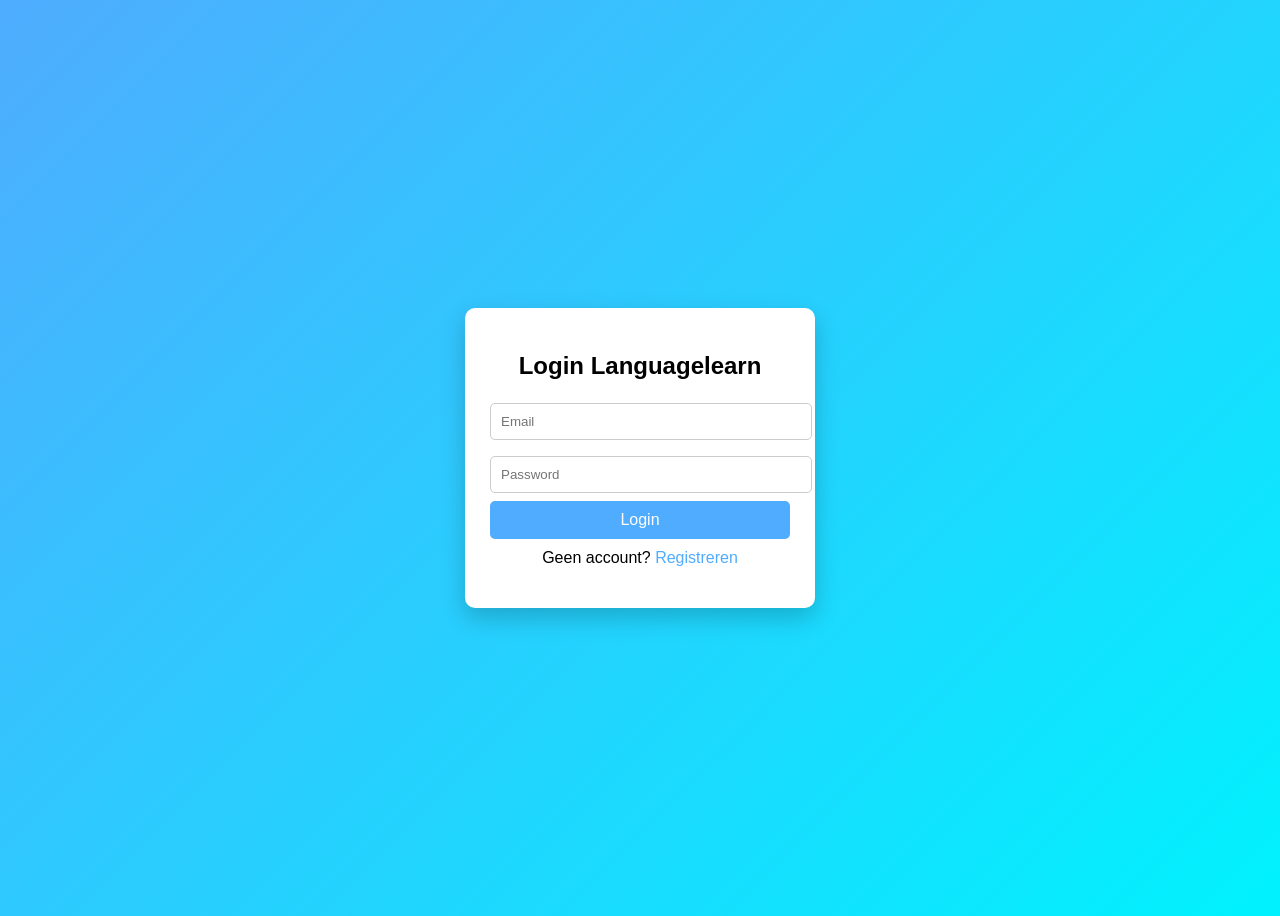
<file: index.html>
<!DOCTYPE html>
<html lang="nl">
<head>
    <meta charset="UTF-8">
    <meta name="viewport" content="width=device-width, initial-scale=1.0">
    <title>Login of Registreren</title>
    <link rel="stylesheet" href="style.css">
</head>
<body>

<div class="container">

    
    <div class="form-box" id="login-form">
        <form action="login.php" method="POST">
            <h2>Login Languagelearn</h2>
            <input type="email" name="email" placeholder="Email" required>
            <input type="password" name="password" placeholder="Password" required>
            <button type="submit">Login</button>
            <p>Geen account? 
                <a href="#" onclick="showForm('register-form')">Registreren</a>
            </p>
        </form>
    </div>

  
    <div class="form-box" id="register-form">
        <form action="register.php" method="POST">
            <h2>Registreren Languagelearn</h2>
            <input type="text" name="name" placeholder="Naam" required>
            <input type="email" name="email" placeholder="Email" required>
            <input type="password" name="password" placeholder="Password" required>
            <select name="role" required>
                <option value="">--Select Role--</option>
                <option value="user">User</option>
                <option value="admin">Admin</option>
            </select>
            <button type="submit">Registreren</button>
            <p>Heb je al een account? 
                <a href="#" onclick="showForm('login-form')">Login</a>
            </p>
        </form>
    </div>

</div>

<script src="script.js"></script>

<script>
const params = new URLSearchParams(window.location.search);

if (params.get("registered") === "1") {
    alert("✅ Registratie succesvol! Je kunt nu inloggen.");
}
</script>

</body>
</html>
</file>
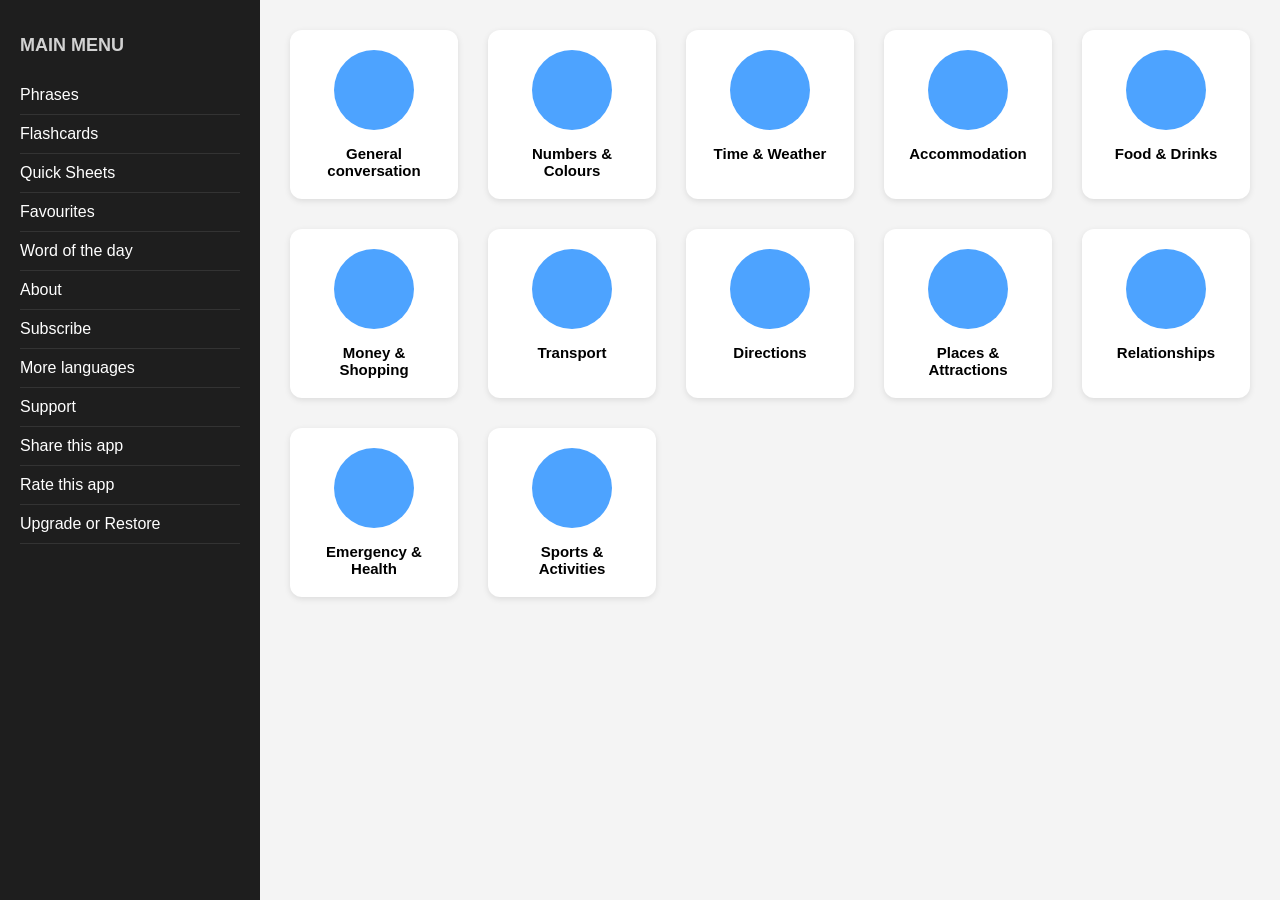
<file: hoofdmenu.html>
<!DOCTYPE html>
<html lang="nl">
<head>
    <meta charset="UTF-8">
    <title>Pocket Lingo Menu</title>
    <style>
        body {
            margin: 0;
            font-family: Arial, sans-serif;
            background: #f4f4f4;
            display: flex;
            height: 100vh;
        }

        /* Sidebar */
        .sidebar {
            width: 260px;
            background: #1e1e1e;
            color: white;
            padding: 20px;
            box-sizing: border-box;
        }

        .sidebar h2 {
            font-size: 18px;
            margin-bottom: 20px;
            opacity: 0.8;
        }

        .menu-item {
            padding: 10px 0;
            border-bottom: 1px solid #333;
            cursor: pointer;
        }

        .menu-item:hover {
            color: #4da3ff;
        }

        /* Main content */
        .content {
            flex: 1;
            padding: 30px;
            overflow-y: auto;
        }

        .grid {
            display: grid;
            grid-template-columns: repeat(auto-fill, minmax(160px, 1fr));
            gap: 30px;
        }

        .category {
            background: white;
            border-radius: 12px;
            padding: 20px;
            text-align: center;
            box-shadow: 0 2px 6px rgba(0,0,0,0.1);
            cursor: pointer;
            transition: 0.2s;
        }

        .category:hover {
            transform: translateY(-4px);
        }

        .circle {
            width: 80px;
            height: 80px;
            background: #4da3ff;
            border-radius: 50%;
            margin: 0 auto 15px;
        }

        .category span {
            display: block;
            font-size: 15px;
            font-weight: bold;
        }
    </style>
</head>
<body>

    <div class="sidebar">
        <h2>MAIN MENU</h2>
        <div class="menu-item">Phrases</div>
        <div class="menu-item">Flashcards</div>
        <div class="menu-item">Quick Sheets</div>
        <div class="menu-item">Favourites</div>
        <div class="menu-item">Word of the day</div>
        <div class="menu-item">About</div>
        <div class="menu-item">Subscribe</div>
        <div class="menu-item">More languages</div>
        <div class="menu-item">Support</div>
        <div class="menu-item">Share this app</div>
        <div class="menu-item">Rate this app</div>
        <div class="menu-item">Upgrade or Restore</div>
    </div>

    <div class="content">
        <div class="grid">
            <div class="category"><div class="circle"></div><span>General conversation</span></div>
            <div class="category"><div class="circle"></div><span>Numbers & Colours</span></div>
            <div class="category"><div class="circle"></div><span>Time & Weather</span></div>
            <div class="category"><div class="circle"></div><span>Accommodation</span></div>
            <div class="category"><div class="circle"></div><span>Food & Drinks</span></div>
            <div class="category"><div class="circle"></div><span>Money & Shopping</span></div>
            <div class="category"><div class="circle"></div><span>Transport</span></div>
            <div class="category"><div class="circle"></div><span>Directions</span></div>
            <div class="category"><div class="circle"></div><span>Places & Attractions</span></div>
            <div class="category"><div class="circle"></div><span>Relationships</span></div>
            <div class="category"><div class="circle"></div><span>Emergency & Health</span></div>
            <div class="category"><div class="circle"></div><span>Sports & Activities</span></div>
        </div>
    </div>

</body>
</html>
</file>
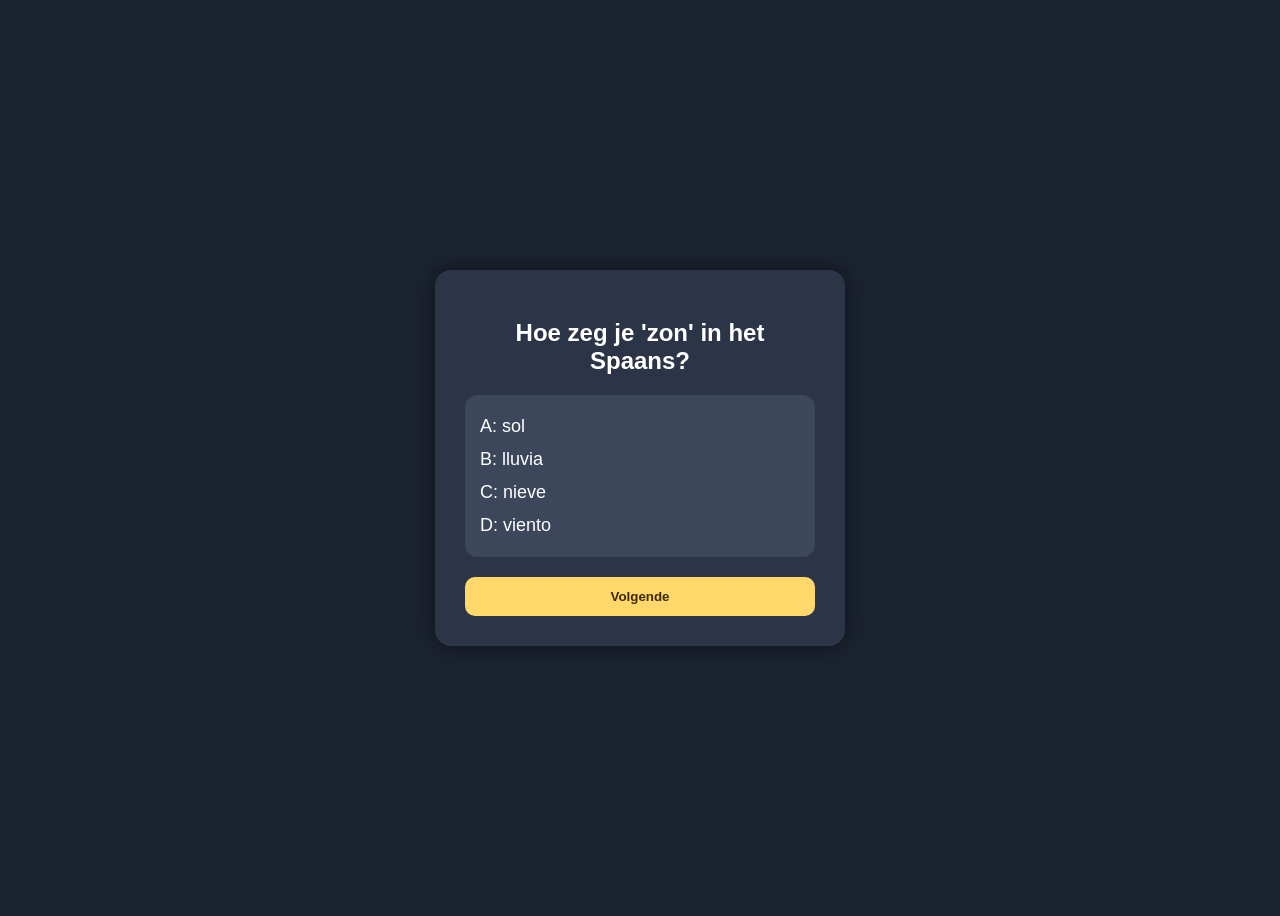
<file: level1.html>
<!DOCTYPE html>
<html lang="nl">
<head>
<meta charset="UTF-8">
<title>Quiz Level 1</title>
<style>
  body {
    font-family: Arial, sans-serif;
    background: #1b2330;
    color: white;
    display: flex;
    justify-content: center;
    align-items: center;
    height: 100vh;
  }

  .quiz-box {
    background: #2c3547;
    padding: 30px;
    border-radius: 16px;
    width: 350px;
    box-shadow: 0 0 20px rgba(0,0,0,0.5);
    text-align: center;
  }

  .word-list {
    margin-top: 20px;
    text-align: left;
    background: #3d475c;
    padding: 15px;
    border-radius: 12px;
  }

  .word {
    padding: 6px 0;
    font-size: 18px;
    cursor: pointer;
  }

  .word:hover { color: #ffd76a; }

  button {
    margin-top: 20px;
    width: 100%;
    padding: 12px;
    border: none;
    border-radius: 10px;
    background: #ffd76a;
    color: #3d2a00;
    font-weight: bold;
    cursor: pointer;
  }

  .correct { color: #00ff00; }
  .wrong { color: #ff5555; }
</style>
</head>
<body>

<div class="quiz-box">
  <h2 id="question">Vraag komt hier...</h2>
  <div class="word-list" id="wordList"></div>
  <button onclick="nextQuestion()">Volgende</button>
</div>

<script>
// 🌟 Pak het thema uit de URL
const params = new URLSearchParams(window.location.search);
const thema = params.get("thema") || "weer"; // standaard "weer"

// 🌟 Vragen per thema
const questionBank = {
  weer: [
    { q: "Hoe zeg je 'zon' in het Spaans?", a: ["sol", "lluvia", "nieve", "viento"], correct: 0 },
    { q: "Hoe zeg je 'regen' in het Spaans?", a: ["nieve", "lluvia", "nube", "tormenta"], correct: 1 },
    { q: "Hoe zeg je 'sneeuw' in het Spaans?", a: ["nieve", "sol", "viento", "nube"], correct: 0 }
  ],
  dieren: [
    { q: "Hoe zeg je 'hond' in het Spaans?", a: ["perro", "gato", "caballo", "pájaro"], correct: 0 },
    { q: "Hoe zeg je 'kat' in het Spaans?", a: ["gato", "perro", "oveja", "conejo"], correct: 0 },
    { q: "Hoe zeg je 'paard' in het Spaans?", a: ["caballo", "vaca", "cerdo", "gato"], correct: 0 }
  ],
  kleding: [
    { q: "Hoe zeg je 'shirt' in het Spaans?", a: ["camisa", "pantalón", "zapato", "sombrero"], correct: 0 },
    { q: "Hoe zeg je 'broek' in het Spaans?", a: ["pantalón", "camisa", "chaqueta", "sombrero"], correct: 0 },
    { q: "Hoe zeg je 'hoed' in het Spaans?", a: ["sombrero", "camisa", "pantalón", "zapato"], correct: 0 }
  ]
};

// 🌟 Kies juiste vragenlijst
let questions = questionBank[thema];
let index = 0;

// 🌟 Laad vraag
function loadQuestion() {
  const q = questions[index];
  document.getElementById("question").textContent = q.q;

  const list = document.getElementById("wordList");
  list.innerHTML = "";

  q.a.forEach((word, i) => {
    const div = document.createElement("div");
    div.className = "word";
    div.textContent = `${["A","B","C","D"][i]}: ${word}`;
    div.onclick = () => choose(i);
    list.appendChild(div);
  });
}

// 🌟 Check antwoord + XP toevoegen
function choose(answerIndex) {
  const q = questions[index];
  const listItems = document.querySelectorAll(".word");
  
  if (answerIndex === q.correct) {
    listItems[answerIndex].classList.add("correct");

    // ✅ XP toevoegen via fetch request
    fetch("update_xp.php", {
      method: "POST",
      headers: { "Content-Type": "application/x-www-form-urlencoded" },
      body: "xp=10" // 10 XP per correct antwoord
    })
    .then(response => response.text())
    .then(data => {
      console.log("XP toegevoegd:", data);
    });
  } else {
    listItems[answerIndex].classList.add("wrong");
    listItems[q.correct].classList.add("correct");
  }

  // Daarna mag de volgende knop pas werken
  document.querySelector("button").disabled = false;
}

// 🌟 Volgende vraag
function nextQuestion() {
  index++;
  document.querySelector("button").disabled = true;
  
  if (index < questions.length) {
    loadQuestion();
  } else {
    alert("🎉 Je hebt alle vragen van dit thema beantwoord!");
    window.location.href = "startmenutaal.php"; // Terug naar main menu
  }
}

// 🌟 Init
loadQuestion();
document.querySelector("button").disabled = true;
</script>

</body>
</html>
</file>
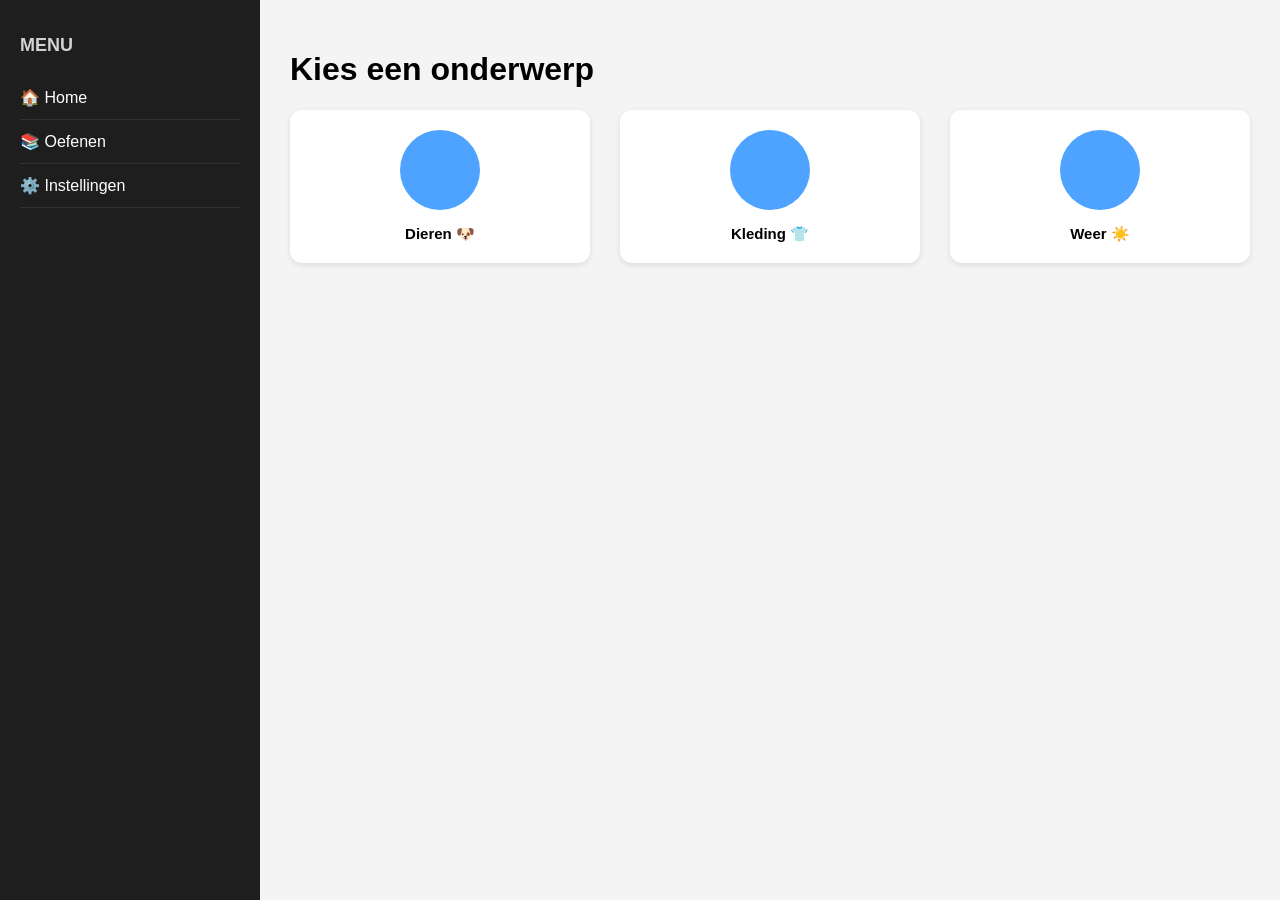
<file: startmenutaal.html>
<!DOCTYPE html>
<html lang="nl">
<head>
    <meta charset="UTF-8">
    <title>Pocket Lingo Menu</title>
    <style>
        body {
            margin: 0;
            font-family: Arial, sans-serif;
            background: #f4f4f4;
            display: flex;
            height: 100vh;
        }

        /* Sidebar */
        .sidebar {
            width: 220px;
            background: #1e1e1e;
            color: white;
            padding: 20px;
        }

        .sidebar h2 {
            font-size: 18px;
            margin-bottom: 20px;
            opacity: 0.8;
        }

        .menu-item {
            padding: 12px 0;
            border-bottom: 1px solid #333;
            cursor: pointer;
        }

        .menu-item:hover {
            color: #4da3ff;
        }

        /* Main content */
        .content {
            flex: 1;
            padding: 30px;
        }

        .grid {
            display: grid;
            grid-template-columns: repeat(3, 1fr);
            gap: 30px;
        }

        .category {
            background: white;
            border-radius: 12px;
            padding: 20px;
            text-align: center;
            box-shadow: 0 2px 6px rgba(0,0,0,0.1);
            cursor: pointer;
            transition: 0.2s;
        }

        .category:hover {
            transform: translateY(-5px);
        }

        .circle {
            width: 80px;
            height: 80px;
            background: #4da3ff;
            border-radius: 50%;
            margin: 0 auto 15px;
        }

        .category span {
            display: block;
            font-size: 15px;
            font-weight: bold;
        }
    </style>
</head>
<body>

    <!-- Sidebar -->
    <div class="sidebar">
        <h2>MENU</h2>
        <div class="menu-item">🏠 Home</div>
        <div class="menu-item">📚 Oefenen</div>
        <div class="menu-item">⚙️ Instellingen</div>
    </div>

    <!-- Main -->
    <div class="content">
        <h1>Kies een onderwerp</h1>

        <div class="grid" id="grid">
            <!-- JS vult dit -->
        </div>
    </div>

<script>
const onderwerpen = [
    "Dieren 🐶",
    "Kleding 👕",
    "Weer ☀️",
];

// Shuffle functie
function shuffle(array) {
    return array.sort(() => Math.random() - 0.5);
}

// Pak 3 random onderwerpen
const random = shuffle(onderwerpen).slice(0, 3);

const grid = document.getElementById("grid");

random.forEach(item => {
    const div = document.createElement("div");
    div.classList.add("category");

    div.innerHTML = `
        <div class="circle"></div>
        <span>${item}</span>
    `;

    // 🔥 HIER voeg je de klik toe
    div.onclick = () => {
        const thema = item.split(" ")[0].toLowerCase();
        window.location.href = `level1.html?thema=${thema}`;
    };

    grid.appendChild(div);
});

</script>

</body>
</html>
</file>
<file: style.css>
body {
    font-family: Arial, sans-serif;
    background: linear-gradient(135deg, #4facfe, #00f2fe);
    display: flex;
    justify-content: center;
    align-items: center;
    height: 100vh;
}

.container {
    position: relative;
    width: 350px;
}

.form-box {
    background: white;
    padding: 25px;
    border-radius: 10px;
    box-shadow: 0 10px 25px rgba(0,0,0,0.2);
}

h2 {
    text-align: center;
    margin-bottom: 15px;
}

input, select {
    width: 100%;
    padding: 10px;
    margin: 8px 0;
    border: 1px solid #ccc;
    border-radius: 5px;
}

button {
    width: 100%;
    padding: 10px;
    background: #4facfe;
    border: none;
    color: white;
    font-size: 16px;
    border-radius: 5px;
    cursor: pointer;
}

button:hover {
    background: #00c6ff;
}

p {
    text-align: center;
    margin-top: 10px;
}

a {
    color: #4facfe;
    cursor: pointer;
    text-decoration: none;
}

a:hover {
    text-decoration: underline;
}

/* Register form standaard verbergen */
#register-form {
    display: none;
}
</file>
